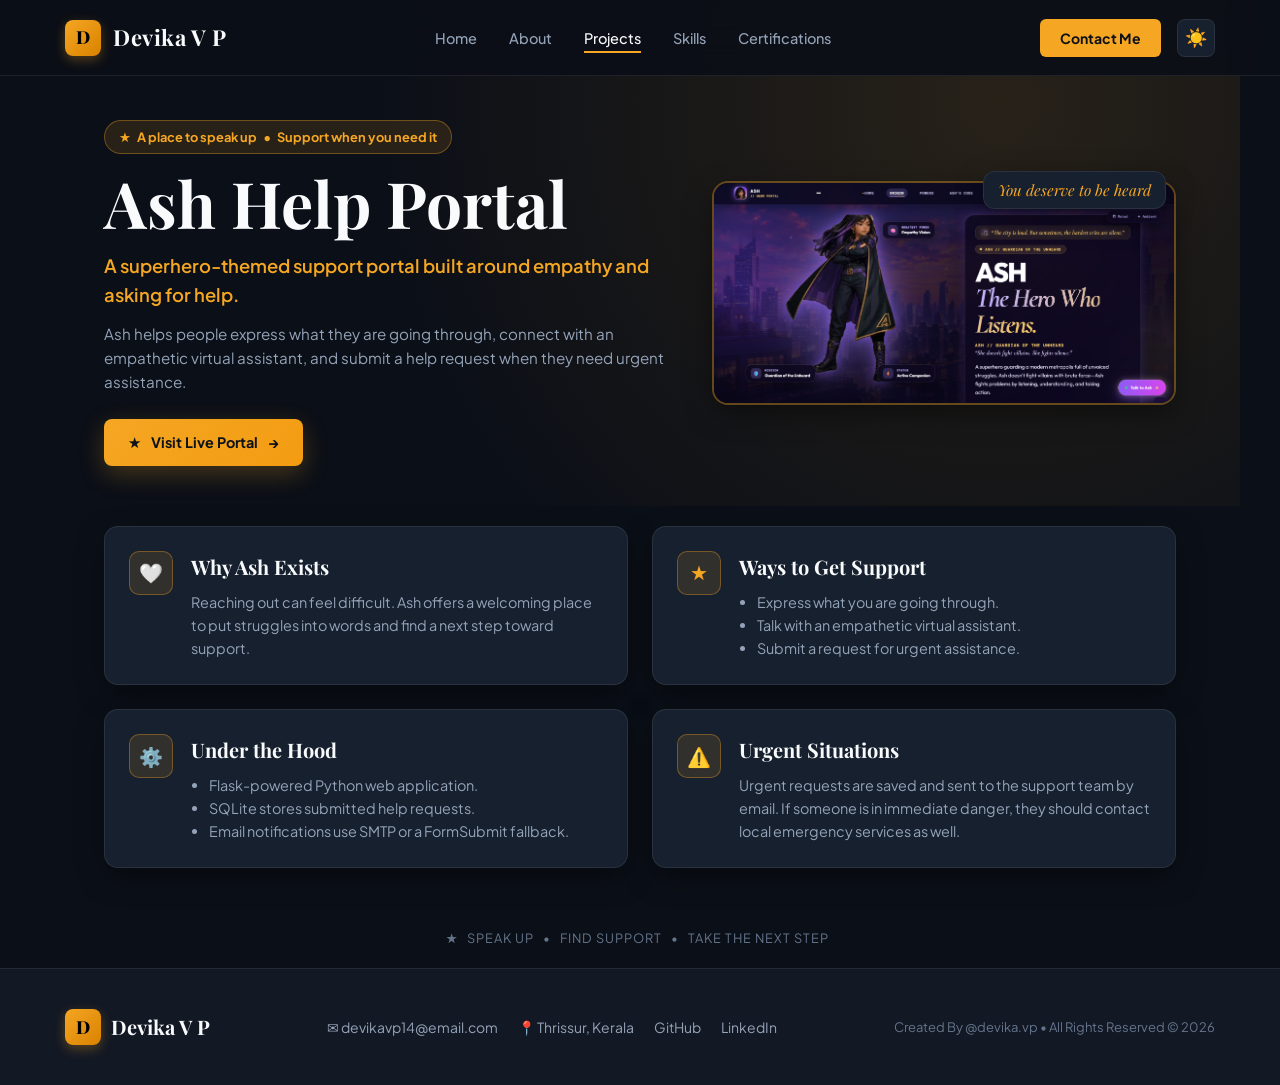
<file: html/ash.html>
<!DOCTYPE html>
<html lang="en">
<head>
  <meta charset="UTF-8">
  <meta name="viewport" content="width=device-width, initial-scale=1.0">
  <meta name="description" content="Ash Help Portal, a superhero-themed support portal for sharing struggles and requesting help.">
  <title>Ash Help Portal | Devika V P</title>

  <!-- Favicon -->
  <link rel="icon" type="image/svg+xml" href="data:image/svg+xml,<svg xmlns='http://www.w3.org/2000/svg' viewBox='0 0 100 100'><rect width='100' height='100' rx='20' fill='%23f5a623'/><text x='50%' y='68%' font-size='65' font-weight='bold' font-family='Georgia, serif' text-anchor='middle' fill='%23000000'>D</text></svg>">
  <link rel="stylesheet" href="style.css">
</head>
<body class="solo-trip-page">

  <!-- 🔝 NAVBAR & SCROLL PROGRESS -->
  <header class="navbar">
    <div class="scroll-progress-bar" id="scrollProgress"></div>
    <div class="container">
      <a href="index.html" class="logo" aria-label="Devika V P Home">
        <span class="logo-badge">D</span>
        <span>Devika V P</span>
      </a>

      <nav aria-label="Main Navigation">
        <ul class="nav-links" id="navLinks">
          <li><a href="index.html">Home</a></li>
          <li><a href="about.html">About</a></li>
          <li><a href="projects.html" aria-current="page">Projects</a></li>
          <li><a href="index.html#skills">Skills</a></li>
          <li><a href="index.html#certifications">Certifications</a></li>
        </ul>
      </nav>

      <div class="nav-actions">
        <a href="index.html#contact" class="nav-cta-btn">Contact Me</a>
        <button class="theme-toggle-btn" id="themeToggle" type="button" aria-label="Toggle light or dark theme">
          <span class="theme-icon">🌙</span>
        </button>
        <button class="mobile-toggle" id="mobileToggle" type="button" aria-label="Toggle menu">
          ☰
        </button>
      </div>
    </div>
  </header>

  <main>
    <section class="solo-hero">
      <div class="solo-hero-copy">
        <p class="solo-eyebrow">★ &nbsp; A place to speak up &nbsp; • &nbsp; Support when you need it</p>
        <h1>Ash Help Portal</h1>
        <p class="solo-lead">A superhero-themed support portal built around empathy and asking for help.</p>
        <p class="solo-intro">
          Ash helps people express what they are going through, connect with an empathetic virtual assistant,
          and submit a help request when they need urgent assistance.
        </p>
        <a class="solo-primary-button" href="https://ash-help-portal.onrender.com/" target="_blank" rel="noopener noreferrer">
          <span>★</span> Visit Live Portal <span>&rarr;</span>
        </a>
      </div>
      <div class="solo-hero-art">
        <img src="images/Ash Portal.png" alt="Preview of the Ash Help Portal interface">
        <span class="solo-hero-note">You deserve to be heard</span>
      </div>
    </section>

    <section class="solo-detail-grid" aria-label="Project details">
      <article class="solo-detail-card">
        <div class="solo-icon">🤍</div>
        <div>
          <h2>Why Ash Exists</h2>
          <p>Reaching out can feel difficult. Ash offers a welcoming place to put struggles into words and find a next step toward support.</p>
        </div>
      </article>

      <article class="solo-detail-card">
        <div class="solo-icon">★</div>
        <div>
          <h2>Ways to Get Support</h2>
          <ul>
            <li>Express what you are going through.</li>
            <li>Talk with an empathetic virtual assistant.</li>
            <li>Submit a request for urgent assistance.</li>
          </ul>
        </div>
      </article>

      <article class="solo-detail-card">
        <div class="solo-icon">⚙️</div>
        <div>
          <h2>Under the Hood</h2>
          <ul>
            <li>Flask-powered Python web application.</li>
            <li>SQLite stores submitted help requests.</li>
            <li>Email notifications use SMTP or a FormSubmit fallback.</li>
          </ul>
        </div>
      </article>

      <article class="solo-detail-card">
        <div class="solo-icon">⚠️</div>
        <div>
          <h2>Urgent Situations</h2>
          <p>Urgent requests are saved and sent to the support team by email. If someone is in immediate danger, they should contact local emergency services as well.</p>
        </div>
      </article>
    </section>

    <div class="solo-footer-mark">
      ★ &nbsp; SPEAK UP &nbsp; • &nbsp; FIND SUPPORT &nbsp; • &nbsp; TAKE THE NEXT STEP &nbsp;
    </div>
  </main>

  <!-- 🔝 BACK TO TOP BUTTON -->
  <button class="back-to-top-btn" id="backToTop" type="button" aria-label="Back to top">↑</button>

  <footer class="site-footer">
    <div class="container">
      <div class="footer-content">
        <div class="footer-logo">
          <span class="logo-badge">D</span>
          <span class="footer-brand">Devika V P</span>
        </div>
        <div class="footer-contact">
          <a href="mailto:devikavp14@email.com">✉ devikavp14@email.com</a>
          <span>📍 Thrissur, Kerala</span>
          <a href="https://github.com/devika-vp" target="_blank" rel="noopener noreferrer">GitHub</a>
          <a href="https://www.linkedin.com/in/devika-v-p-40b480354" target="_blank" rel="noopener noreferrer">LinkedIn</a>
        </div>
        <div class="footer-copyright">
          Created By @devika.vp • All Rights Reserved © <span id="year">2026</span>
        </div>
      </div>
    </div>
  </footer>

  <script src="script.js"></script>
</body>
</html>
</file>
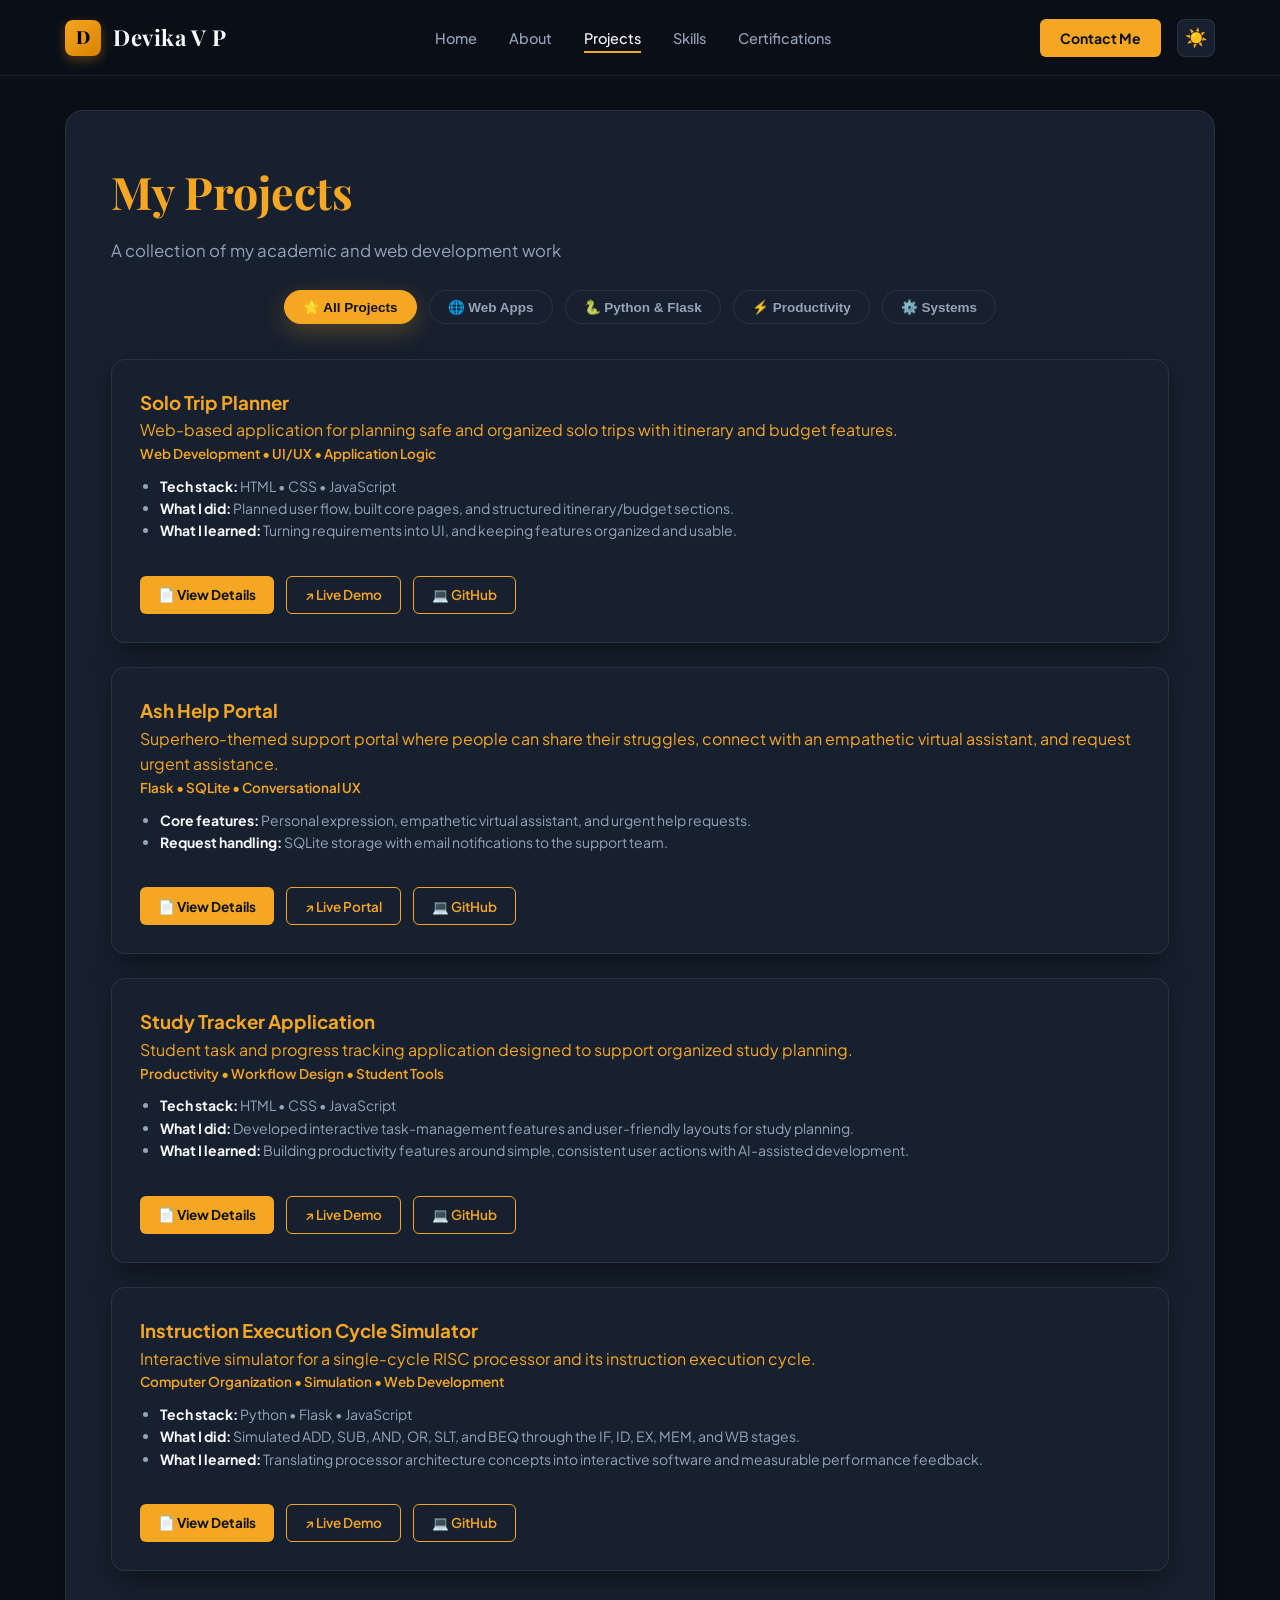
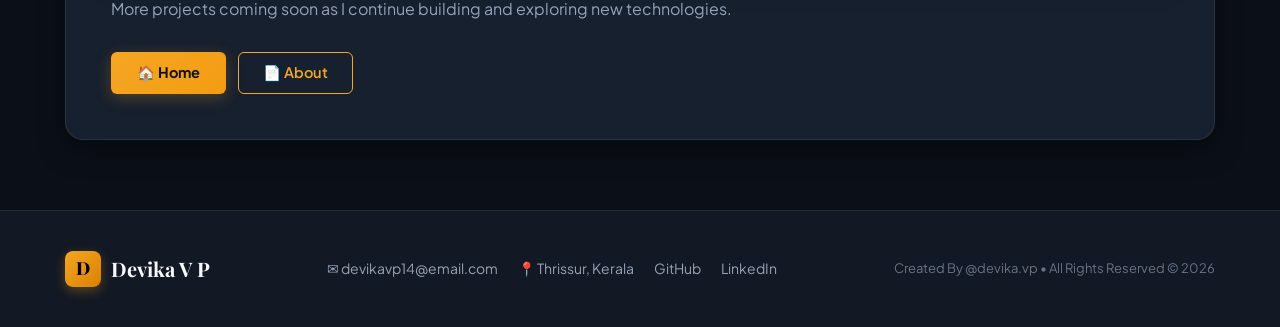
<file: html/projects.html>
<!DOCTYPE html>
<html lang="en">
<head>
  <meta charset="UTF-8">
  <meta name="viewport" content="width=device-width, initial-scale=1.0">
  <meta name="description" content="Projects by Devika V P — Web applications, Flask portals, RISC processors, and productivity tools.">
  <title>Projects | Devika V P</title>

  <!-- Favicon -->
  <link rel="icon" type="image/svg+xml" href="data:image/svg+xml,<svg xmlns='http://www.w3.org/2000/svg' viewBox='0 0 100 100'><rect width='100' height='100' rx='20' fill='%23f5a623'/><text x='50%' y='68%' font-size='65' font-weight='bold' font-family='Georgia, serif' text-anchor='middle' fill='%23000000'>D</text></svg>">
  <link rel="stylesheet" href="style.css">

  <!-- Open Graph & Social Share Card Meta Tags -->
  <meta property="og:type" content="website">
  <meta property="og:title" content="Projects | Devika V P">
  <meta property="og:description" content="Explore web applications, Python Flask portals, RISC processor simulators, and productivity tools by Devika V P.">
  <meta property="og:image" content="images/SoloTripPlanner.png">
  <meta property="og:url" content="https://devika-vp.github.io/projects.html">

  <meta name="twitter:card" content="summary_large_image">
  <meta name="twitter:title" content="Projects | Devika V P">
  <meta name="twitter:description" content="Explore web applications, Python Flask portals, RISC processor simulators, and productivity tools by Devika V P.">
  <meta name="twitter:image" content="images/SoloTripPlanner.png">
</head>
<body class="solo-trip-page">

  <!-- 🔝 NAVBAR & SCROLL PROGRESS -->
  <header class="navbar">
    <div class="scroll-progress-bar" id="scrollProgress"></div>
    <div class="container">
      <a href="index.html" class="logo" aria-label="Devika V P Home">
        <span class="logo-badge">D</span>
        <span>Devika V P</span>
      </a>

      <nav aria-label="Main Navigation">
        <ul class="nav-links" id="navLinks">
          <li><a href="index.html">Home</a></li>
          <li><a href="about.html">About</a></li>
          <li><a href="projects.html" aria-current="page">Projects</a></li>
          <li><a href="index.html#skills">Skills</a></li>
          <li><a href="index.html#certifications">Certifications</a></li>
        </ul>
      </nav>

      <div class="nav-actions">
        <a href="index.html#contact" class="nav-cta-btn">Contact Me</a>
        <button class="theme-toggle-btn" id="themeToggle" type="button" aria-label="Toggle light or dark theme">
          <span class="theme-icon">🌙</span>
        </button>
        <button class="mobile-toggle" id="mobileToggle" type="button" aria-label="Toggle menu">
          ☰
        </button>
      </div>
    </div>
  </header>

  <!-- MAIN -->
  <div class="scene">
    <div class="container">
      <div class="card">

        <h1 class="main-title">My Projects</h1>
        <p class="subtitle">
          A collection of my academic and web development work
        </p>

        <!-- CATEGORY FILTERS -->
        <div class="project-filters">
          <button class="filter-btn active" data-filter="all" type="button">🌟 All Projects</button>
          <button class="filter-btn" data-filter="web" type="button">🌐 Web Apps</button>
          <button class="filter-btn" data-filter="python" type="button">🐍 Python &amp; Flask</button>
          <button class="filter-btn" data-filter="productivity" type="button">⚡ Productivity</button>
          <button class="filter-btn" data-filter="systems" type="button">⚙️ Systems</button>
        </div>

        <!-- PROJECT 1 -->
        <article class="project" data-category="web">
          <a class="project-link" href="solo-trip.html" aria-label="Open Solo Trip Planner details">
            <h3>Solo Trip Planner</h3>
            <p>
              Web-based application for planning safe and organized solo trips with itinerary and budget features.
            </p>
            <p class="project-meta">
              Web Development • UI/UX • Application Logic
            </p>
            <ul class="project-bullets">
              <li><strong>Tech stack:</strong> HTML • CSS • JavaScript</li>
              <li><strong>What I did:</strong> Planned user flow, built core pages, and structured itinerary/budget sections.</li>
              <li><strong>What I learned:</strong> Turning requirements into UI, and keeping features organized and usable.</li>
            </ul>
          </a>

          <div class="project-actions">
            <a href="solo-trip.html" class="btn-card-gold">📄 View Details</a>
            <a href="https://soloscript2026-tinkherhack.vercel.app/" class="btn-gold-outline" target="_blank" rel="noopener noreferrer">↗ Live Demo</a>
            <a href="https://github.com/devika-vp/tink-her-hack-temp" class="btn-gold-outline" target="_blank" rel="noopener noreferrer">💻 GitHub</a>
          </div>
        </article>

        <!-- PROJECT 2 -->
        <article class="project" data-category="python">
          <a class="project-link" href="ash.html" aria-label="Open Ash Help Portal details">
            <h3>Ash Help Portal</h3>
            <p>
              Superhero-themed support portal where people can share their struggles, connect with an empathetic virtual assistant, and request urgent assistance.
            </p>
            <p class="project-meta">
               Flask • SQLite • Conversational UX
            </p>
            <ul class="project-bullets">
              <li><strong>Core features:</strong> Personal expression, empathetic virtual assistant, and urgent help requests.</li>
              <li><strong>Request handling:</strong> SQLite storage with email notifications to the support team.</li>
            </ul>
          </a>

          <div class="project-actions">
            <a href="ash.html" class="btn-card-gold">📄 View Details</a>
            <a href="https://ash-help-portal.onrender.com/" class="btn-gold-outline" target="_blank" rel="noopener noreferrer">↗ Live Portal</a>
            <a href="https://github.com/devika-vp/ash-help-portal" class="btn-gold-outline" target="_blank" rel="noopener noreferrer">💻 GitHub</a>
          </div>
        </article>

        <!-- PROJECT 3 -->
        <article class="project" data-category="productivity">
          <a class="project-link" href="study-tracker.html" aria-label="Open Study Tracker Application details">
            <h3>Study Tracker Application</h3>
            <p>
              Student task and progress tracking application designed to support organized study planning.
            </p>
            <p class="project-meta">
              Productivity • Workflow Design • Student Tools
            </p>
            <ul class="project-bullets">
              <li><strong>Tech stack:</strong> HTML • CSS • JavaScript</li>
              <li><strong>What I did:</strong> Developed interactive task-management features and user-friendly layouts for study planning.</li>
              <li><strong>What I learned:</strong> Building productivity features around simple, consistent user actions with AI-assisted development.</li>
            </ul>
          </a>

          <div class="project-actions">
            <a href="study-tracker.html" class="btn-card-gold">📄 View Details</a>
            <a href="https://smart-study-hub-sigma.vercel.app/" class="btn-gold-outline" target="_blank" rel="noopener noreferrer">↗ Live Demo</a>
            <a href="https://github.com/devika-vp/Smart_Study_Hub-" class="btn-gold-outline" target="_blank" rel="noopener noreferrer">💻 GitHub</a>
          </div>
        </article>

        <!-- PROJECT 4 -->
        <article class="project" data-category="systems">
          <a class="project-link" href="risc-simulator.html" aria-label="Open RISC Processor Simulator details">
            <h3>Instruction Execution Cycle Simulator</h3>
            <p>
              Interactive simulator for a single-cycle RISC processor and its instruction execution cycle.
            </p>
            <p class="project-meta">
              Computer Organization • Simulation • Web Development
            </p>
            <ul class="project-bullets">
              <li><strong>Tech stack:</strong> Python • Flask • JavaScript</li>
              <li><strong>What I did:</strong> Simulated ADD, SUB, AND, OR, SLT, and BEQ through the IF, ID, EX, MEM, and WB stages.</li>
              <li><strong>What I learned:</strong> Translating processor architecture concepts into interactive software and measurable performance feedback.</li>
            </ul>
          </a>

          <div class="project-actions">
            <a href="risc-simulator.html" class="btn-card-gold">📄 View Details</a>
            <a href="https://instruction-execution-cycle-simulat.vercel.app" class="btn-gold-outline" target="_blank" rel="noopener noreferrer">↗ Live Demo</a>
            <a href="https://github.com/Devikrishna-PS/Instruction-Execution-Cycle-Simulator" class="btn-gold-outline" target="_blank" rel="noopener noreferrer">💻 GitHub</a>
          </div>
        </article>

        <!-- CTA -->
        <p style="margin-top: 25px; color: var(--text-muted);">
          More projects coming soon as I continue building and exploring new technologies.
        </p>

        <!-- NAVIGATION -->
        <div style="margin-top: 30px; display: flex; gap: 12px;">
          <a href="index.html" class="btn-gold-solid">🏠 Home</a>
          <a href="about.html" class="btn-gold-outline">📄 About</a>
        </div>

      </div>
    </div>
  </div>

  <!-- 🔝 BACK TO TOP BUTTON -->
  <button class="back-to-top-btn" id="backToTop" type="button" aria-label="Back to top">↑</button>

  <footer class="site-footer">
    <div class="container">
      <div class="footer-content">
        <div class="footer-logo">
          <span class="logo-badge">D</span>
          <span class="footer-brand">Devika V P</span>
        </div>
        <div class="footer-contact">
          <a href="mailto:devikavp14@email.com">✉ devikavp14@email.com</a>
          <span>📍 Thrissur, Kerala</span>
          <a href="https://github.com/devika-vp" target="_blank" rel="noopener noreferrer">GitHub</a>
          <a href="https://www.linkedin.com/in/devika-v-p-40b480354" target="_blank" rel="noopener noreferrer">LinkedIn</a>
        </div>
        <div class="footer-copyright">
          Created By @devika.vp • All Rights Reserved © <span id="year">2026</span>
        </div>
      </div>
    </div>
  </footer>

  <script src="script.js"></script>
</body>
</html>
</file>
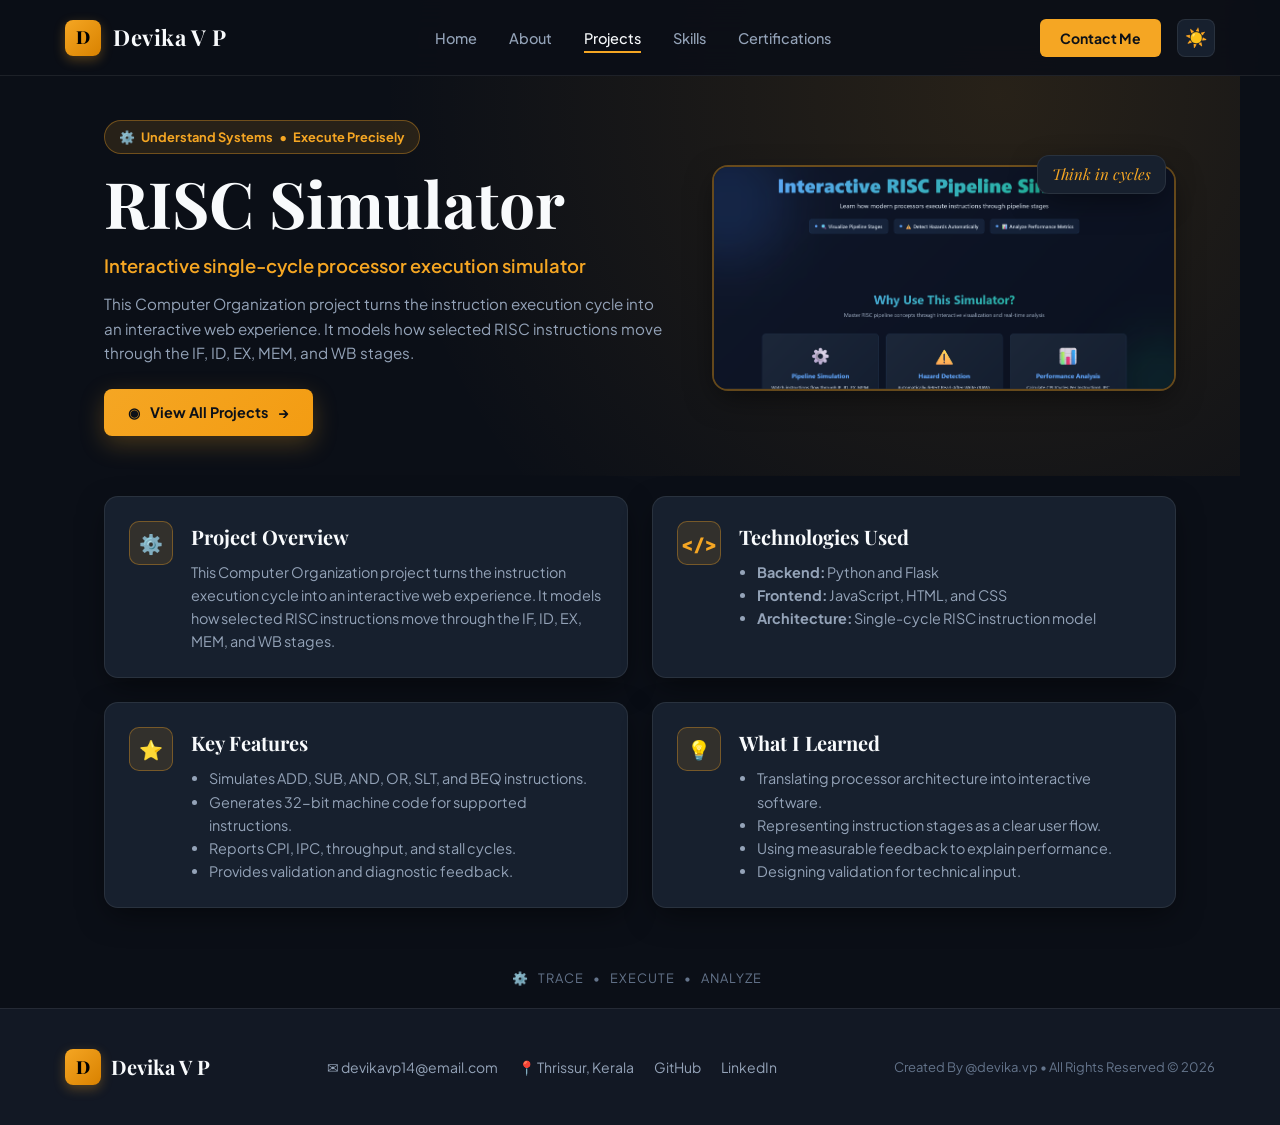
<file: html/risc-simulator.html>
<!DOCTYPE html>
<html lang="en">
<head>
  <meta charset="UTF-8">
  <meta name="viewport" content="width=device-width, initial-scale=1.0">
  <meta name="description" content="Instruction Execution Cycle Simulator by Devika V P.">
  <title>RISC Processor Simulator | Devika V P</title>

  <!-- Favicon -->
  <link rel="icon" type="image/svg+xml" href="data:image/svg+xml,<svg xmlns='http://www.w3.org/2000/svg' viewBox='0 0 100 100'><rect width='100' height='100' rx='20' fill='%23f5a623'/><text x='50%' y='68%' font-size='65' font-weight='bold' font-family='Georgia, serif' text-anchor='middle' fill='%23000000'>D</text></svg>">
  <link rel="stylesheet" href="style.css">
</head>
<body class="solo-trip-page">

  <!-- 🔝 NAVBAR & SCROLL PROGRESS -->
  <header class="navbar">
    <div class="scroll-progress-bar" id="scrollProgress"></div>
    <div class="container">
      <a href="index.html" class="logo" aria-label="Devika V P Home">
        <span class="logo-badge">D</span>
        <span>Devika V P</span>
      </a>

      <nav aria-label="Main Navigation">
        <ul class="nav-links" id="navLinks">
          <li><a href="index.html">Home</a></li>
          <li><a href="about.html">About</a></li>
          <li><a href="projects.html" aria-current="page">Projects</a></li>
          <li><a href="index.html#skills">Skills</a></li>
          <li><a href="index.html#certifications">Certifications</a></li>
        </ul>
      </nav>

      <div class="nav-actions">
        <a href="index.html#contact" class="nav-cta-btn">Contact Me</a>
        <button class="theme-toggle-btn" id="themeToggle" type="button" aria-label="Toggle light or dark theme">
          <span class="theme-icon">🌙</span>
        </button>
        <button class="mobile-toggle" id="mobileToggle" type="button" aria-label="Toggle menu">
          ☰
        </button>
      </div>
    </div>
  </header>

  <main>
    <section class="solo-hero">
      <div class="solo-hero-copy">
        <p class="solo-eyebrow">⚙️ &nbsp; Understand Systems &nbsp; • &nbsp; Execute Precisely</p>
        <h1>RISC Simulator</h1>
        <p class="solo-lead">Interactive single-cycle processor execution simulator</p>
        <p class="solo-intro">This Computer Organization project turns the instruction execution cycle into an interactive web experience. It models how selected RISC instructions move through the IF, ID, EX, MEM, and WB stages.</p>
        <a class="solo-primary-button" href="projects.html">
          <span>◉</span> View All Projects <span>&rarr;</span>
        </a>
      </div>
      <div class="solo-hero-art">
        <img src="images/Risc.png" alt="RISC Processor Simulator preview">
        <span class="solo-hero-note">Think in cycles</span>
      </div>
    </section>

    <section class="solo-detail-grid" aria-label="Project details">
      <article class="solo-detail-card">
        <div class="solo-icon">⚙️</div>
        <div>
          <h2>Project Overview</h2>
          <p>This Computer Organization project turns the instruction execution cycle into an interactive web experience. It models how selected RISC instructions move through the IF, ID, EX, MEM, and WB stages.</p>
        </div>
      </article>

      <article class="solo-detail-card">
        <div class="solo-icon">&lt;/&gt;</div>
        <div>
          <h2>Technologies Used</h2>
          <ul>
            <li><strong>Backend:</strong> Python and Flask</li>
            <li><strong>Frontend:</strong> JavaScript, HTML, and CSS</li>
            <li><strong>Architecture:</strong> Single-cycle RISC instruction model</li>
          </ul>
        </div>
      </article>

      <article class="solo-detail-card">
        <div class="solo-icon">⭐</div>
        <div>
          <h2>Key Features</h2>
          <ul>
            <li>Simulates ADD, SUB, AND, OR, SLT, and BEQ instructions.</li>
            <li>Generates 32-bit machine code for supported instructions.</li>
            <li>Reports CPI, IPC, throughput, and stall cycles.</li>
            <li>Provides validation and diagnostic feedback.</li>
          </ul>
        </div>
      </article>

      <article class="solo-detail-card">
        <div class="solo-icon">💡</div>
        <div>
          <h2>What I Learned</h2>
          <ul>
            <li>Translating processor architecture into interactive software.</li>
            <li>Representing instruction stages as a clear user flow.</li>
            <li>Using measurable feedback to explain performance.</li>
            <li>Designing validation for technical input.</li>
          </ul>
        </div>
      </article>
    </section>

    <div class="solo-footer-mark">
      ⚙️ &nbsp; TRACE &nbsp; • &nbsp; EXECUTE &nbsp; • &nbsp; ANALYZE &nbsp;
    </div>
  </main>

  <!-- 🔝 BACK TO TOP BUTTON -->
  <button class="back-to-top-btn" id="backToTop" type="button" aria-label="Back to top">↑</button>

  <footer class="site-footer">
    <div class="container">
      <div class="footer-content">
        <div class="footer-logo">
          <span class="logo-badge">D</span>
          <span class="footer-brand">Devika V P</span>
        </div>
        <div class="footer-contact">
          <a href="mailto:devikavp14@email.com">✉ devikavp14@email.com</a>
          <span>📍 Thrissur, Kerala</span>
          <a href="https://github.com/devika-vp" target="_blank" rel="noopener noreferrer">GitHub</a>
          <a href="https://www.linkedin.com/in/devika-v-p-40b480354" target="_blank" rel="noopener noreferrer">LinkedIn</a>
        </div>
        <div class="footer-copyright">
          Created By @devika.vp • All Rights Reserved © <span id="year">2026</span>
        </div>
      </div>
    </div>
  </footer>

  <script src="script.js"></script>
</body>
</html>
</file>
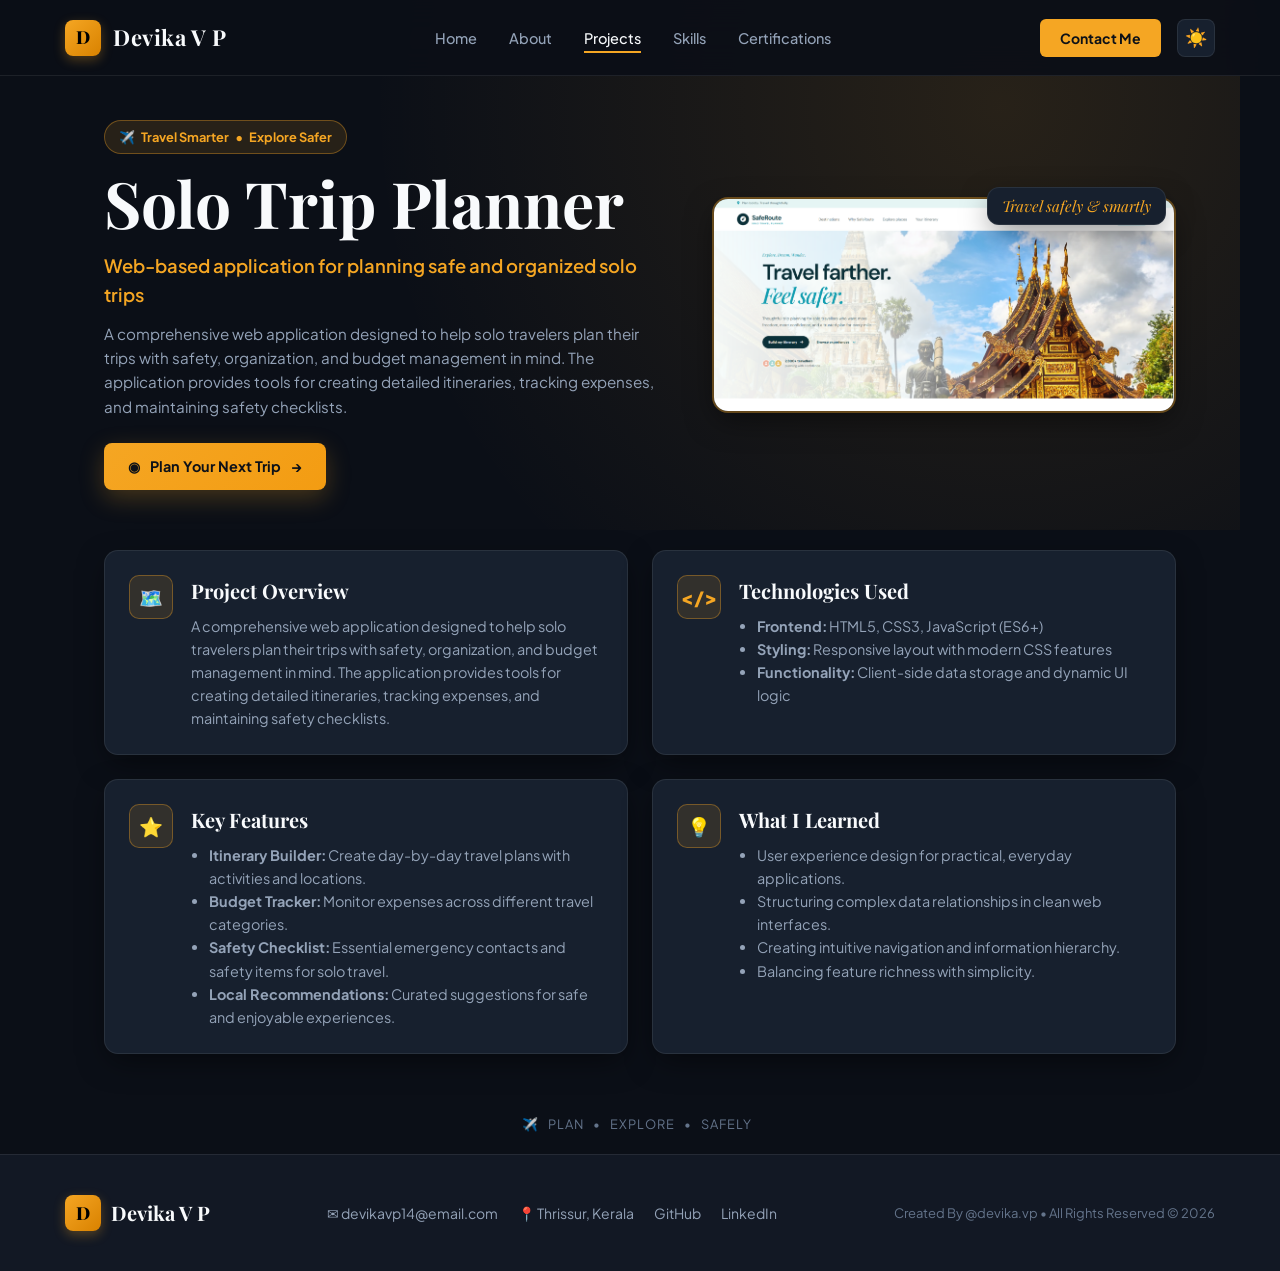
<file: html/solo-trip.html>
<!DOCTYPE html>
<html lang="en">
<head>
  <meta charset="UTF-8">
  <meta name="viewport" content="width=device-width, initial-scale=1.0">
  <meta name="description" content="Solo Trip Planner project by Devika V P">
  <title>Solo Trip Planner | Devika V P</title>

  <!-- Favicon -->
  <link rel="icon" type="image/svg+xml" href="data:image/svg+xml,<svg xmlns='http://www.w3.org/2000/svg' viewBox='0 0 100 100'><rect width='100' height='100' rx='20' fill='%23f5a623'/><text x='50%' y='68%' font-size='65' font-weight='bold' font-family='Georgia, serif' text-anchor='middle' fill='%23000000'>D</text></svg>">
  <link rel="stylesheet" href="style.css">
</head>
<body class="solo-trip-page">

  <!-- 🔝 NAVBAR & SCROLL PROGRESS -->
  <header class="navbar">
    <div class="scroll-progress-bar" id="scrollProgress"></div>
    <div class="container">
      <a href="index.html" class="logo" aria-label="Devika V P Home">
        <span class="logo-badge">D</span>
        <span>Devika V P</span>
      </a>

      <nav aria-label="Main Navigation">
        <ul class="nav-links" id="navLinks">
          <li><a href="index.html">Home</a></li>
          <li><a href="about.html">About</a></li>
          <li><a href="projects.html" aria-current="page">Projects</a></li>
          <li><a href="index.html#skills">Skills</a></li>
          <li><a href="index.html#certifications">Certifications</a></li>
        </ul>
      </nav>

      <div class="nav-actions">
        <a href="index.html#contact" class="nav-cta-btn">Contact Me</a>
        <button class="theme-toggle-btn" id="themeToggle" type="button" aria-label="Toggle light or dark theme">
          <span class="theme-icon">🌙</span>
        </button>
        <button class="mobile-toggle" id="mobileToggle" type="button" aria-label="Toggle menu">
          ☰
        </button>
      </div>
    </div>
  </header>

  <main>
    <section class="solo-hero">
      <div class="solo-hero-copy">
        <p class="solo-eyebrow">✈️ &nbsp; Travel Smarter &nbsp; • &nbsp; Explore Safer</p>
        <h1>Solo Trip Planner</h1>
        <p class="solo-lead">Web-based application for planning safe and organized solo trips</p>
        <p class="solo-intro">
          A comprehensive web application designed to help solo travelers plan their trips with safety,
          organization, and budget management in mind. The application provides tools for creating detailed
          itineraries, tracking expenses, and maintaining safety checklists.
        </p>
        <a class="solo-primary-button" href="https://soloscript2026-tinkherhack.vercel.app/" target="_blank" rel="noopener noreferrer">
          <span>◉</span> Plan Your Next Trip <span>&rarr;</span>
        </a>
      </div>
      <div class="solo-hero-art">
        <img src="images/SoloTripPlanner.png" alt="Solo Trip Planner travel preview">
        <span class="solo-hero-note">Travel safely &amp; smartly</span>
      </div>
    </section>

    <section class="solo-detail-grid" aria-label="Project details">
      <article class="solo-detail-card">
        <div class="solo-icon">🗺️</div>
        <div>
          <h2>Project Overview</h2>
          <p>A comprehensive web application designed to help solo travelers plan their trips with safety, organization, and budget management in mind. The application provides tools for creating detailed itineraries, tracking expenses, and maintaining safety checklists.</p>
        </div>
      </article>

      <article class="solo-detail-card">
        <div class="solo-icon">&lt;/&gt;</div>
        <div>
          <h2>Technologies Used</h2>
          <ul>
            <li><strong>Frontend:</strong> HTML5, CSS3, JavaScript (ES6+)</li>
            <li><strong>Styling:</strong> Responsive layout with modern CSS features</li>
            <li><strong>Functionality:</strong> Client-side data storage and dynamic UI logic</li>
          </ul>
        </div>
      </article>

      <article class="solo-detail-card">
        <div class="solo-icon">⭐</div>
        <div>
          <h2>Key Features</h2>
          <ul>
            <li><strong>Itinerary Builder:</strong> Create day-by-day travel plans with activities and locations.</li>
            <li><strong>Budget Tracker:</strong> Monitor expenses across different travel categories.</li>
            <li><strong>Safety Checklist:</strong> Essential emergency contacts and safety items for solo travel.</li>
            <li><strong>Local Recommendations:</strong> Curated suggestions for safe and enjoyable experiences.</li>
          </ul>
        </div>
      </article>

      <article class="solo-detail-card">
        <div class="solo-icon">💡</div>
        <div>
          <h2>What I Learned</h2>
          <ul>
            <li>User experience design for practical, everyday applications.</li>
            <li>Structuring complex data relationships in clean web interfaces.</li>
            <li>Creating intuitive navigation and information hierarchy.</li>
            <li>Balancing feature richness with simplicity.</li>
          </ul>
        </div>
      </article>
    </section>

    <div class="solo-footer-mark">
      ✈️ &nbsp; PLAN &nbsp; • &nbsp; EXPLORE &nbsp; • &nbsp; SAFELY &nbsp;
    </div>
  </main>

  <!-- 🔝 BACK TO TOP BUTTON -->
  <button class="back-to-top-btn" id="backToTop" type="button" aria-label="Back to top">↑</button>

  <footer class="site-footer">
    <div class="container">
      <div class="footer-content">
        <div class="footer-logo">
          <span class="logo-badge">D</span>
          <span class="footer-brand">Devika V P</span>
        </div>
        <div class="footer-contact">
          <a href="mailto:devikavp14@email.com">✉ devikavp14@email.com</a>
          <span>📍 Thrissur, Kerala</span>
          <a href="https://github.com/devika-vp" target="_blank" rel="noopener noreferrer">GitHub</a>
          <a href="https://www.linkedin.com/in/devika-v-p-40b480354" target="_blank" rel="noopener noreferrer">LinkedIn</a>
        </div>
        <div class="footer-copyright">
          Created By @devika.vp • All Rights Reserved © <span id="year">2026</span>
        </div>
      </div>
    </div>
  </footer>

  <script src="script.js"></script>
</body>
</html>
</file>
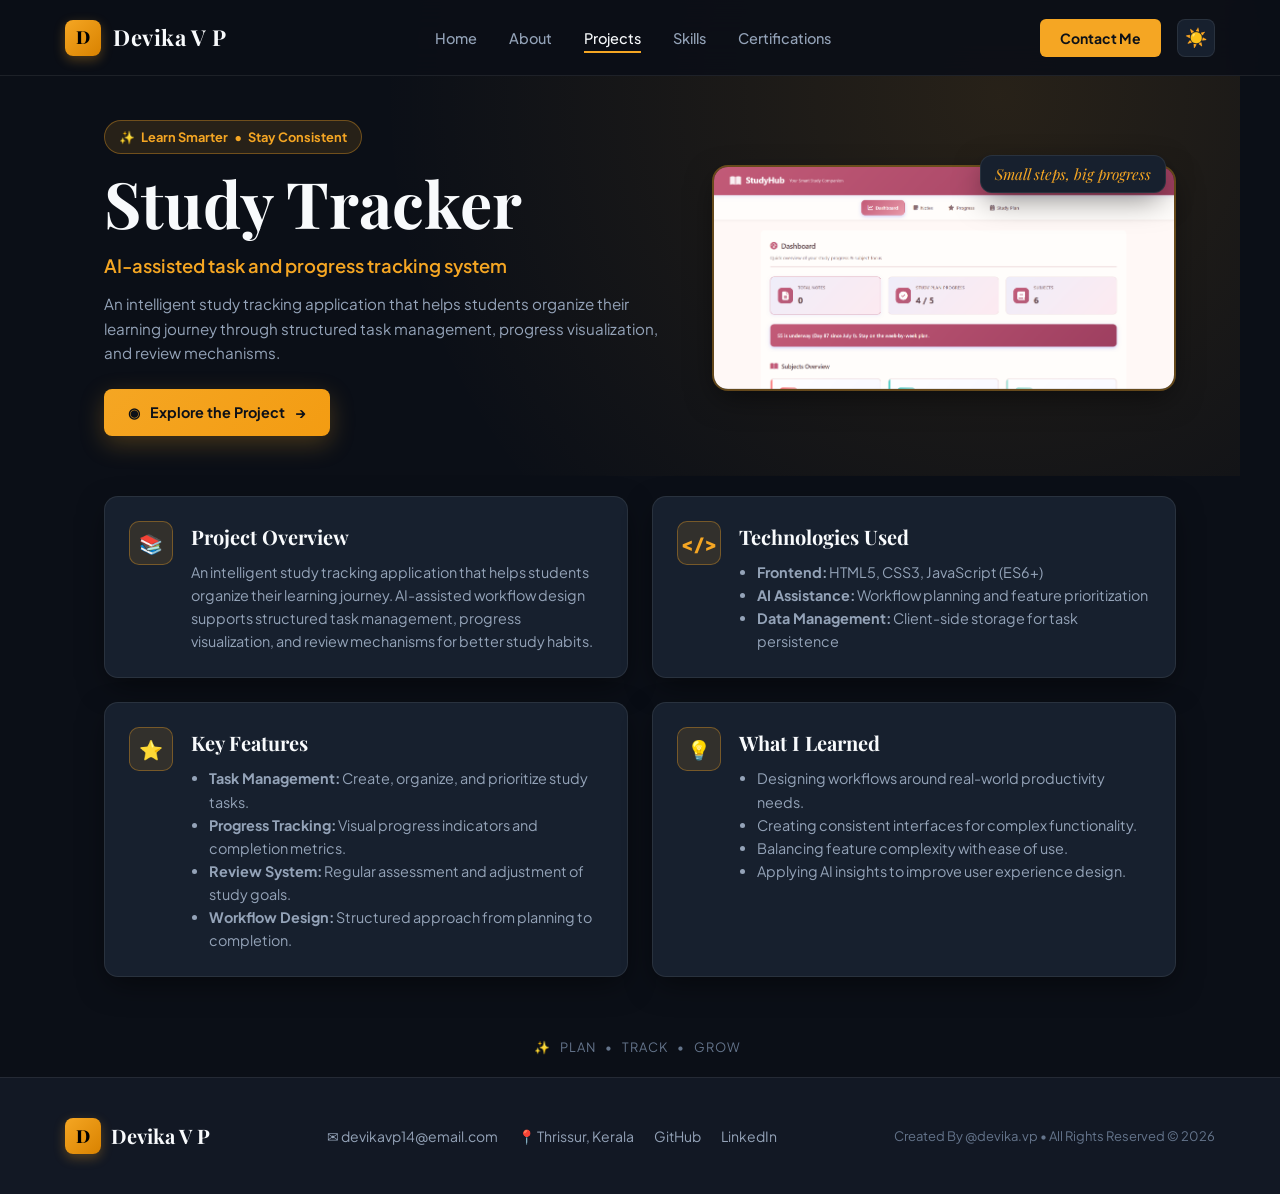
<file: html/study-tracker.html>
<!DOCTYPE html>
<html lang="en">
<head>
  <meta charset="UTF-8">
  <meta name="viewport" content="width=device-width, initial-scale=1.0">
  <meta name="description" content="Study Tracker Application project by Devika V P">
  <title>Study Tracker Application | Devika V P</title>

  <!-- Favicon -->
  <link rel="icon" type="image/svg+xml" href="data:image/svg+xml,<svg xmlns='http://www.w3.org/2000/svg' viewBox='0 0 100 100'><rect width='100' height='100' rx='20' fill='%23f5a623'/><text x='50%' y='68%' font-size='65' font-weight='bold' font-family='Georgia, serif' text-anchor='middle' fill='%23000000'>D</text></svg>">
  <link rel="stylesheet" href="style.css">
</head>
<body class="solo-trip-page">

  <!-- 🔝 NAVBAR & SCROLL PROGRESS -->
  <header class="navbar">
    <div class="scroll-progress-bar" id="scrollProgress"></div>
    <div class="container">
      <a href="index.html" class="logo" aria-label="Devika V P Home">
        <span class="logo-badge">D</span>
        <span>Devika V P</span>
      </a>

      <nav aria-label="Main Navigation">
        <ul class="nav-links" id="navLinks">
          <li><a href="index.html">Home</a></li>
          <li><a href="about.html">About</a></li>
          <li><a href="projects.html" aria-current="page">Projects</a></li>
          <li><a href="index.html#skills">Skills</a></li>
          <li><a href="index.html#certifications">Certifications</a></li>
        </ul>
      </nav>

      <div class="nav-actions">
        <a href="index.html#contact" class="nav-cta-btn">Contact Me</a>
        <button class="theme-toggle-btn" id="themeToggle" type="button" aria-label="Toggle light or dark theme">
          <span class="theme-icon">🌙</span>
        </button>
        <button class="mobile-toggle" id="mobileToggle" type="button" aria-label="Toggle menu">
          ☰
        </button>
      </div>
    </div>
  </header>

  <main>
    <section class="solo-hero">
      <div class="solo-hero-copy">
        <p class="solo-eyebrow">✨ &nbsp; Learn Smarter &nbsp; • &nbsp; Stay Consistent</p>
        <h1>Study Tracker</h1>
        <p class="solo-lead">AI-assisted task and progress tracking system</p>
        <p class="solo-intro">An intelligent study tracking application that helps students organize their learning journey through structured task management, progress visualization, and review mechanisms.</p>
        <a class="solo-primary-button" href="https://github.com/devika-vp/Smart_Study_Hub-" target="_blank" rel="noopener noreferrer">
          <span>◉</span> Explore the Project <span>&rarr;</span>
        </a>
      </div>
      <div class="solo-hero-art">
        <img src="images/Study Tracker.png" alt="Study Tracker application preview">
        <span class="solo-hero-note">Small steps, big progress</span>
      </div>
    </section>

    <section class="solo-detail-grid" aria-label="Project details">
      <article class="solo-detail-card">
        <div class="solo-icon">📚</div>
        <div>
          <h2>Project Overview</h2>
          <p>An intelligent study tracking application that helps students organize their learning journey. AI-assisted workflow design supports structured task management, progress visualization, and review mechanisms for better study habits.</p>
        </div>
      </article>

      <article class="solo-detail-card">
        <div class="solo-icon">&lt;/&gt;</div>
        <div>
          <h2>Technologies Used</h2>
          <ul>
            <li><strong>Frontend:</strong> HTML5, CSS3, JavaScript (ES6+)</li>
            <li><strong>AI Assistance:</strong> Workflow planning and feature prioritization</li>
            <li><strong>Data Management:</strong> Client-side storage for task persistence</li>
          </ul>
        </div>
      </article>

      <article class="solo-detail-card">
        <div class="solo-icon">⭐</div>
        <div>
          <h2>Key Features</h2>
          <ul>
            <li><strong>Task Management:</strong> Create, organize, and prioritize study tasks.</li>
            <li><strong>Progress Tracking:</strong> Visual progress indicators and completion metrics.</li>
            <li><strong>Review System:</strong> Regular assessment and adjustment of study goals.</li>
            <li><strong>Workflow Design:</strong> Structured approach from planning to completion.</li>
          </ul>
        </div>
      </article>

      <article class="solo-detail-card">
        <div class="solo-icon">💡</div>
        <div>
          <h2>What I Learned</h2>
          <ul>
            <li>Designing workflows around real-world productivity needs.</li>
            <li>Creating consistent interfaces for complex functionality.</li>
            <li>Balancing feature complexity with ease of use.</li>
            <li>Applying AI insights to improve user experience design.</li>
          </ul>
        </div>
      </article>
    </section>

    <div class="solo-footer-mark">
      ✨ &nbsp; PLAN &nbsp; • &nbsp; TRACK &nbsp; • &nbsp; GROW &nbsp;
    </div>
  </main>

  <!-- 🔝 BACK TO TOP BUTTON -->
  <button class="back-to-top-btn" id="backToTop" type="button" aria-label="Back to top">↑</button>

  <footer class="site-footer">
    <div class="container">
      <div class="footer-content">
        <div class="footer-logo">
          <span class="logo-badge">D</span>
          <span class="footer-brand">Devika V P</span>
        </div>
        <div class="footer-contact">
          <a href="mailto:devikavp14@email.com">✉ devikavp14@email.com</a>
          <span>📍 Thrissur, Kerala</span>
          <a href="https://github.com/devika-vp" target="_blank" rel="noopener noreferrer">GitHub</a>
          <a href="https://www.linkedin.com/in/devika-v-p-40b480354" target="_blank" rel="noopener noreferrer">LinkedIn</a>
        </div>
        <div class="footer-copyright">
          Created By @devika.vp • All Rights Reserved © <span id="year">2026</span>
        </div>
      </div>
    </div>
  </footer>

  <script src="script.js"></script>
</body>
</html>
</file>
<file: html/style.css>
/* ==========================================================================
   DEVIKA V P - PORTFOLIO DESIGN SYSTEM & UNIFIED THEME
   Warm Gold & Dark Slate Theme with Light Mode Toggle Support
   ========================================================================== */

@import url('https://fonts.googleapis.com/css2?family=Playfair+Display:ital,wght@0,500;0,600;0,700;0,800;1,600&family=Plus+Jakarta+Sans:wght@300;400;500;600;700;800&display=swap');

/* ==========================================================================
   THEME VARIABLES & TOKENS
   ========================================================================== */
:root,
[data-theme="dark"] {
  --bg-main: #0b0f17;
  --bg-secondary: #121824;
  --bg-card: #17202e;
  --bg-card-hover: #1e293b;
  --bg-input: #1a2332;
  --navbar-bg: rgba(11, 15, 23, 0.92);
  --navbar-border: rgba(255, 255, 255, 0.08);

  --text-main: #f8fafc;
  --text-muted: #94a3b8;
  --text-dim: #64748b;

  --accent-gold: #f5a623;
  --accent-gold-dark: #d98200;
  --accent-amber: #ff9800;
  --accent-orange: #f39c12;
  --accent-light: #ffe8cc;

  --border-subtle: rgba(255, 255, 255, 0.08);
  --border-gold: rgba(245, 166, 35, 0.35);

  --shadow-card: 0 10px 30px -5px rgba(0, 0, 0, 0.5);
  --shadow-gold: 0 8px 25px rgba(245, 166, 35, 0.25);
  --hero-glow: radial-gradient(circle at 80% 20%, rgba(245, 166, 35, 0.12) 0%, transparent 60%);

  --tag-bg: rgba(245, 166, 35, 0.12);
  --tag-text: #f5a623;

  --font-heading: 'Playfair Display', Georgia, serif;
  --font-body: 'Plus Jakarta Sans', -apple-system, BlinkMacSystemFont, sans-serif;
  --transition-smooth: all 0.3s cubic-bezier(0.4, 0, 0.2, 1);
}

[data-theme="light"] {
  --bg-main: #f8f9fc;
  --bg-secondary: #fffaf3;
  --bg-card: #ffffff;
  --bg-card-hover: #fff7ec;
  --bg-input: #fffaf4;
  --navbar-bg: rgba(248, 249, 252, 0.94);
  --navbar-border: #e8e9ed;

  --text-main: #1e232d;
  --text-muted: #5c6370;
  --text-dim: #8c92a0;

  --accent-gold: #e68a00;
  --accent-gold-dark: #cc7a00;
  --accent-amber: #f59e0b;
  --accent-orange: #ea580c;
  --accent-light: #fff3e0;

  --border-subtle: #eceef2;
  --border-gold: rgba(230, 138, 0, 0.35);

  --shadow-card: 0 12px 30px rgba(55, 45, 25, 0.07);
  --shadow-gold: 0 8px 20px rgba(230, 138, 0, 0.2);
  --hero-glow: radial-gradient(circle at 80% 20%, rgba(245, 158, 11, 0.15) 0%, transparent 60%);

  --tag-bg: #fff1df;
  --tag-text: #d97706;
}

/* RESET & BASE STYLES */
* {
  margin: 0;
  padding: 0;
  box-sizing: border-box;
}

html {
  scroll-behavior: smooth;
}

body {
  font-family: var(--font-body);
  background-color: var(--bg-main);
  color: var(--text-main);
  line-height: 1.6;
  overflow-x: hidden;
  opacity: 0;
  transition: opacity 0.4s ease, background-color 0.3s ease, color 0.3s ease;
  min-height: 100vh;
  display: flex;
  flex-direction: column;
}

body.fade-in-active {
  opacity: 1;
}

body.fade-out-active {
  opacity: 0;
}

a {
  color: var(--accent-gold);
  text-decoration: none;
  transition: var(--transition-smooth);
}

a:hover {
  color: var(--accent-amber);
}

img {
  max-width: 100%;
  height: auto;
  display: block;
}

.container {
  max-width: 1200px;
  margin: 0 auto;
  padding: 0 25px;
  width: 100%;
}

/* ==========================================================================
   NAVIGATION BAR & SCROLL PROGRESS INDICATOR
   ========================================================================== */
.navbar {
  position: fixed;
  top: 0;
  left: 0;
  width: 100%;
  height: 76px;
  background: var(--navbar-bg);
  backdrop-filter: blur(16px);
  -webkit-backdrop-filter: blur(16px);
  border-bottom: 1px solid var(--navbar-border);
  z-index: 1000;
  display: flex;
  align-items: center;
  transition: var(--transition-smooth);
}

.scroll-progress-bar {
  position: absolute;
  bottom: 0;
  left: 0;
  height: 3px;
  background: linear-gradient(90deg, var(--accent-gold), var(--accent-orange));
  width: 0%;
  transition: width 0.1s ease-out;
  z-index: 1001;
}

.navbar .container {
  display: flex;
  justify-content: space-between;
  align-items: center;
}

.logo {
  display: flex;
  align-items: center;
  gap: 12px;
  font-family: var(--font-heading);
  font-size: 22px;
  font-weight: 700;
  color: var(--text-main);
  letter-spacing: 0.5px;
}

.logo-badge {
  width: 36px;
  height: 36px;
  background: linear-gradient(135deg, var(--accent-gold), var(--accent-gold-dark));
  color: #000;
  font-weight: 800;
  font-size: 18px;
  border-radius: 8px;
  display: flex;
  align-items: center;
  justify-content: center;
  font-family: var(--font-heading);
  box-shadow: 0 4px 12px rgba(245, 166, 35, 0.3);
}

.nav-links {
  display: flex;
  align-items: center;
  gap: 32px;
  list-style: none;
}

.nav-links a {
  color: var(--text-muted);
  font-size: 14.5px;
  font-weight: 500;
  position: relative;
  padding: 6px 0;
}

.nav-links a:hover,
.nav-links a[aria-current="page"],
.nav-links a.active {
  color: var(--text-main);
}

.nav-links a::after {
  content: '';
  position: absolute;
  bottom: 0;
  left: 0;
  width: 0%;
  height: 2px;
  background: var(--accent-gold);
  transition: var(--transition-smooth);
}

.nav-links a:hover::after,
.nav-links a[aria-current="page"]::after,
.nav-links a.active::after {
  width: 100%;
}

.nav-actions {
  display: flex;
  align-items: center;
  gap: 16px;
}

.nav-cta-btn {
  display: inline-flex;
  align-items: center;
  justify-content: center;
  background: var(--accent-gold) !important;
  color: #0d1117 !important;
  font-weight: 700 !important;
  font-size: 14px !important;
  padding: 8px 20px !important;
  height: 38px;
  border-radius: 6px !important;
  transition: var(--transition-smooth);
  text-decoration: none !important;
  line-height: 1;
}

.nav-cta-btn:hover {
  background: var(--accent-amber) !important;
  transform: translateY(-2px);
  box-shadow: var(--shadow-gold);
}

.nav-cta-btn::after {
  display: none !important;
}

.theme-toggle-btn {
  background: var(--bg-card);
  border: 1px solid var(--border-subtle);
  color: var(--accent-gold);
  width: 38px;
  height: 38px;
  border-radius: 8px;
  display: flex;
  align-items: center;
  justify-content: center;
  font-size: 18px;
  cursor: pointer;
  transition: var(--transition-smooth);
}

.theme-toggle-btn:hover {
  border-color: var(--accent-gold);
  transform: scale(1.05);
  box-shadow: 0 0 12px rgba(245, 166, 35, 0.3);
}

.mobile-toggle {
  display: none;
  background: none;
  border: none;
  color: var(--text-main);
  font-size: 24px;
  cursor: pointer;
  padding: 4px;
}

/* ==========================================================================
   BUTTONS & FLOATING BACK TO TOP
   ========================================================================== */
.btn-gold-solid {
  display: inline-flex;
  align-items: center;
  justify-content: center;
  gap: 8px;
  background: linear-gradient(135deg, var(--accent-gold), var(--accent-orange));
  color: #0d1118;
  font-weight: 700;
  font-size: 14.5px;
  padding: 12px 26px;
  height: 42px;
  border-radius: 6px;
  border: none;
  cursor: pointer;
  transition: var(--transition-smooth);
  box-shadow: 0 4px 15px rgba(245, 166, 35, 0.25);
  text-decoration: none !important;
}

.btn-gold-solid:hover {
  background: linear-gradient(135deg, var(--accent-amber), var(--accent-gold));
  transform: translateY(-2px);
  box-shadow: 0 8px 25px rgba(245, 166, 35, 0.4);
  color: #000;
}

.btn-gold-outline, .nav-btn {
  display: inline-flex;
  align-items: center;
  justify-content: center;
  gap: 8px;
  background: transparent;
  color: var(--accent-gold);
  font-weight: 600;
  font-size: 14.5px;
  padding: 11px 24px;
  height: 42px;
  border-radius: 6px;
  border: 1.5px solid var(--accent-gold);
  cursor: pointer;
  transition: var(--transition-smooth);
  text-decoration: none !important;
}

.btn-gold-outline:hover, .nav-btn:hover {
  background: rgba(245, 166, 35, 0.12);
  color: var(--accent-amber);
  border-color: var(--accent-amber);
  transform: translateY(-2px);
}

.btn-card-gold {
  display: inline-flex;
  align-items: center;
  justify-content: center;
  background: var(--accent-gold);
  color: #0d1118 !important;
  font-weight: 700;
  font-size: 13.5px;
  padding: 8px 18px;
  height: 38px;
  border-radius: 6px;
  text-align: center;
  transition: var(--transition-smooth);
}

.btn-card-gold:hover {
  background: var(--accent-amber);
  transform: translateY(-2px);
  box-shadow: 0 4px 12px rgba(245, 166, 35, 0.3);
}

.back-to-top-btn {
  position: fixed;
  bottom: 30px;
  right: 30px;
  width: 46px;
  height: 46px;
  border-radius: 50%;
  background: linear-gradient(135deg, var(--accent-gold), var(--accent-orange));
  color: #0d1118;
  border: none;
  font-size: 20px;
  font-weight: 800;
  cursor: pointer;
  display: flex;
  align-items: center;
  justify-content: center;
  box-shadow: 0 8px 20px rgba(245, 166, 35, 0.35);
  opacity: 0;
  visibility: hidden;
  transform: translateY(20px);
  transition: var(--transition-smooth);
  z-index: 1500;
}

.back-to-top-btn.show {
  opacity: 1;
  visibility: visible;
  transform: translateY(0);
}

.back-to-top-btn:hover {
  transform: translateY(-4px);
  box-shadow: 0 12px 28px rgba(245, 166, 35, 0.5);
}

/* ==========================================================================
   HERO SECTION
   ========================================================================== */
.hero-section {
  padding: 140px 0 90px;
  position: relative;
  background: var(--hero-glow);
  overflow: hidden;
}

.hero-grid {
  display: grid;
  grid-template-columns: 1.2fr 0.8fr;
  align-items: center;
  gap: 60px;
}

.hero-greeting {
  font-family: var(--font-body);
  font-size: 1.25rem;
  font-weight: 600;
  color: var(--text-muted);
  margin-bottom: 6px;
}

.hero-name {
  font-family: var(--font-heading);
  font-size: clamp(3rem, 5.5vw, 4.5rem);
  font-weight: 800;
  color: var(--accent-gold);
  line-height: 1.1;
  margin-bottom: 15px;
  letter-spacing: -0.5px;
}

.hero-tagline {
  color: var(--text-muted);
  font-size: 1.1rem;
  margin-bottom: 30px;
  max-width: 520px;
}

.hero-buttons {
  display: flex;
  gap: 16px;
  flex-wrap: wrap;
  margin-bottom: 40px;
}

.social-links {
  display: flex;
  gap: 12px;
  margin-bottom: 20px;
}

.social-links a {
  display: inline-flex;
  align-items: center;
  justify-content: center;
  width: 36px;
  height: 36px;
  border-radius: 8px;
  background: var(--bg-card);
  color: var(--accent-gold);
  border: 1px solid var(--border-subtle);
  transition: var(--transition-smooth);
}

.social-links svg {
  width: 18px;
  height: 18px;
  fill: currentColor;
}

.social-links a:hover {
  color: #fff;
  background: var(--accent-gold);
  border-color: var(--accent-gold);
  transform: translateY(-3px);
}

.hero-avatar-wrapper {
  position: relative;
  display: flex;
  justify-content: center;
  align-items: center;
}

.hero-backdrop-card {
  position: absolute;
  top: -15px;
  right: -15px;
  width: 270px;
  height: 270px;
  background: var(--accent-orange);
  border-radius: 24px;
  opacity: 0.15;
  z-index: 1;
}

.hero-dots-pattern {
  position: absolute;
  top: -35px;
  right: -35px;
  width: 300px;
  height: 300px;
  background-image: radial-gradient(var(--accent-gold) 2px, transparent 2px);
  background-size: 16px 16px;
  opacity: 0.25;
  z-index: 0;
  border-radius: 50%;
}

.hero-avatar-frame {
  position: relative;
  width: 310px;
  height: 310px;
  border-radius: 50%;
  padding: 6px;
  background: var(--bg-main);
  border: 3px dashed var(--accent-gold);
  z-index: 2;
  box-shadow: var(--shadow-card);
}

.hero-avatar-img {
  width: 100%;
  height: 100%;
  object-fit: cover;
  border-radius: 50%;
}

/* ==========================================================================
   SECTIONS & TITLES
   ========================================================================== */
.section {
  padding: 90px 0;
  position: relative;
}

.section-alt {
  background-color: var(--bg-secondary);
}

.section-header {
  text-align: center;
  margin-bottom: 50px;
}

.section-title {
  font-family: var(--font-heading);
  font-size: 2.8rem;
  font-weight: 700;
  color: var(--text-main);
  margin-bottom: 12px;
}

.section-title .accent-text {
  color: var(--accent-gold);
}

.section-subtitle {
  color: var(--text-muted);
  font-size: 1.05rem;
  max-width: 600px;
  margin: 0 auto;
}

/* ==========================================================================
   PROJECT CATEGORY FILTERS & CARDS
   ========================================================================== */
.project-filters {
  display: flex;
  justify-content: center;
  flex-wrap: wrap;
  gap: 12px;
  margin-bottom: 35px;
}

.filter-btn {
  background: var(--bg-card);
  color: var(--text-muted);
  border: 1px solid var(--border-subtle);
  padding: 8px 18px;
  border-radius: 30px;
  font-size: 13.5px;
  font-weight: 600;
  cursor: pointer;
  transition: var(--transition-smooth);
}

.filter-btn:hover,
.filter-btn.active {
  background: var(--accent-gold);
  color: #0d1117;
  border-color: var(--accent-gold);
  box-shadow: var(--shadow-gold);
}

.projects-grid {
  display: grid;
  grid-template-columns: repeat(3, 1fr);
  gap: 28px;
}

.project-card, .project {
  background: var(--bg-card);
  border-radius: 14px;
  overflow: hidden;
  border: 1px solid var(--border-subtle);
  transition: var(--transition-smooth);
  display: flex;
  flex-direction: column;
  box-shadow: var(--shadow-card);
}

.project-card:hover, .project:hover {
  transform: translateY(-6px);
  border-color: var(--border-gold);
  background: var(--bg-card-hover);
  box-shadow: 0 15px 35px rgba(0, 0, 0, 0.3), 0 0 15px rgba(245, 166, 35, 0.15);
}

.project.hide-card {
  display: none !important;
}

.project-thumbnail {
  width: 100%;
  height: 200px;
  position: relative;
  overflow: hidden;
  background: var(--bg-secondary);
}

.project-thumbnail img {
  width: 100%;
  height: 100%;
  object-fit: cover;
  transition: transform 0.5s ease;
}

.project-card:hover .project-thumbnail img {
  transform: scale(1.05);
}

.project-body {
  padding: 24px;
  display: flex;
  flex-direction: column;
  flex-grow: 1;
}

.project-title {
  font-family: var(--font-heading);
  font-size: 1.35rem;
  font-weight: 700;
  color: var(--accent-gold);
  margin-bottom: 10px;
}

.project-desc {
  color: var(--text-muted);
  font-size: 14px;
  line-height: 1.6;
  margin-bottom: 20px;
  flex-grow: 1;
}

.project-btn-wrapper {
  margin-top: auto;
  display: flex;
  align-items: center;
  gap: 8px;
  flex-wrap: wrap;
}

/* ==========================================================================
   CERTIFICATIONS & ACHIEVEMENTS SECTION
   ========================================================================== */
.cert-grid {
  display: grid;
  grid-template-columns: repeat(2, 1fr);
  gap: 28px;
  max-width: 1200px;
  margin: 0 auto;
}

.cert-card {
  background: var(--bg-card);
  border: 1px solid var(--border-subtle);
  border-radius: 14px;
  padding: 28px;
  transition: var(--transition-smooth);
  box-shadow: var(--shadow-card);
  display: flex;
  gap: 20px;
  align-items: flex-start;
  position: relative;
}

.cert-card:hover {
  transform: translateY(-5px);
  border-color: var(--border-gold);
  background: var(--bg-card-hover);
  box-shadow: 0 15px 35px rgba(0, 0, 0, 0.3), 0 0 15px rgba(245, 166, 35, 0.15);
}

.cert-icon {
  width: 52px;
  height: 52px;
  min-width: 52px;
  border-radius: 12px;
  background: var(--tag-bg);
  color: var(--accent-gold);
  display: flex;
  align-items: center;
  justify-content: center;
  font-size: 1.5rem;
  border: 1px solid var(--border-gold);
}

.cert-body h3 {
  font-family: var(--font-heading);
  color: var(--text-main);
  font-size: 1.25rem;
  margin-bottom: 4px;
}

.cert-issuer {
  color: var(--accent-gold);
  font-size: 13.5px;
  font-weight: 600;
  margin-bottom: 10px;
}

.cert-desc {
  color: var(--text-muted);
  font-size: 14px;
  line-height: 1.6;
  margin-bottom: 14px;
}

.cert-tags {
  display: flex;
  flex-wrap: wrap;
  gap: 8px;
}

.cert-actions {
  margin-top: 16px;
  display: flex;
  align-items: center;
  gap: 10px;
  flex-wrap: wrap;
}

.btn-cert-view {
  display: inline-flex;
  align-items: center;
  justify-content: center;
  gap: 6px;
  background: var(--accent-gold);
  color: #0d1118;
  font-weight: 700;
  font-size: 13px;
  padding: 8px 16px;
  height: 36px;
  border-radius: 6px;
  border: none;
  cursor: pointer;
  transition: var(--transition-smooth);
}

.btn-cert-view:hover {
  background: var(--accent-amber);
  transform: translateY(-2px);
  box-shadow: 0 4px 12px rgba(245, 166, 35, 0.3);
}

.btn-cert-link {
  display: inline-flex;
  align-items: center;
  justify-content: center;
  gap: 6px;
  background: transparent;
  color: var(--accent-gold);
  font-weight: 600;
  font-size: 13px;
  padding: 7px 14px;
  height: 36px;
  border-radius: 6px;
  border: 1.5px solid var(--accent-gold);
  text-decoration: none !important;
  transition: var(--transition-smooth);
}

.btn-cert-link:hover {
  background: rgba(245, 166, 35, 0.12);
  color: var(--accent-amber);
  border-color: var(--accent-amber);
  transform: translateY(-2px);
}

.cert-modal-container {
  max-width: 950px;
  height: auto;
  max-height: 90vh;
}

.cert-modal-body {
  display: flex;
  align-items: center;
  justify-content: center;
  padding: 20px;
  overflow: auto;
  background: var(--bg-secondary);
}

.cert-modal-body img {
  max-width: 100%;
  max-height: 75vh;
  object-fit: contain;
  border-radius: 8px;
  box-shadow: var(--shadow-card);
}

.modal-header-actions {
  display: flex;
  align-items: center;
  gap: 12px;
}

.btn-modal-action {
  font-size: 13px;
  color: var(--accent-gold);
  font-weight: 600;
  padding: 4px 12px;
  border-radius: 6px;
  border: 1px solid var(--border-gold);
  text-decoration: none !important;
  transition: var(--transition-smooth);
}

.btn-modal-action:hover {
  background: var(--tag-bg);
  color: var(--accent-amber);
}

/* ==========================================================================
   SKILLS SECTION
   ========================================================================== */
.skills-grid {
  display: grid;
  grid-template-columns: repeat(4, 1fr);
  gap: 24px;
}

.skill-card {
  background: var(--bg-card);
  border-radius: 14px;
  padding: 30px 22px;
  text-align: center;
  border: 1px solid var(--border-subtle);
  transition: var(--transition-smooth);
  box-shadow: var(--shadow-card);
}

.skill-card:hover {
  transform: translateY(-5px);
  border-color: var(--border-gold);
  background: var(--bg-card-hover);
}

.skill-icon-box {
  width: 52px;
  height: 52px;
  margin: 0 auto 18px;
  background: var(--tag-bg);
  border-radius: 12px;
  display: flex;
  align-items: center;
  justify-content: center;
  color: var(--accent-gold);
  font-size: 22px;
  font-weight: 800;
  border: 1px solid var(--border-gold);
}

.skill-title {
  font-family: var(--font-heading);
  font-size: 1.2rem;
  font-weight: 700;
  color: var(--text-main);
  margin-bottom: 10px;
}

.skill-desc {
  color: var(--text-muted);
  font-size: 13.5px;
  line-height: 1.5;
}

.skill-card-compact {
  text-align: left;
}

.skill-card-compact .skill-icon-box {
  margin: 0 0 12px 0;
  font-size: 14px;
}

.skill-meter {
  height: 6px;
  margin: 12px 0 8px;
  border-radius: 999px;
  background: var(--bg-input);
  overflow: hidden;
}

.skill-meter span {
  display: block;
  height: 100%;
  border-radius: inherit;
  background: linear-gradient(90deg, var(--accent-gold), var(--accent-orange));
}

.skill-card-compact small {
  color: var(--text-muted);
  font-size: 12px;
}

/* ==========================================================================
   ABOUT ME SECTION
   ========================================================================== */
.about-container {
  display: grid;
  grid-template-columns: 0.8fr 1.2fr;
  gap: 50px;
  align-items: center;
  max-width: 1200px;
  margin: 0 auto;
}

.about-visual {
  position: relative;
  display: flex;
  justify-content: center;
}

.about-visual img {
  width: 270px;
  height: 310px;
  object-fit: cover;
  border-radius: 20px;
  border: 3px solid var(--border-gold);
  box-shadow: var(--shadow-card);
}

.about-copy .section-title {
  text-align: left;
}

.about-text {
  color: var(--text-muted);
  font-size: 1.05rem;
  line-height: 1.8;
  margin-bottom: 25px;
}

.about-stats {
  display: flex;
  gap: 32px;
  margin: 25px 0;
}

.about-stats div {
  display: flex;
  flex-direction: column;
}

.about-stats strong {
  color: var(--accent-gold);
  font-family: var(--font-heading);
  font-size: 1.6rem;
}

.about-stats span {
  color: var(--text-muted);
  font-size: 12px;
  text-transform: uppercase;
  letter-spacing: 0.5px;
}

/* ==========================================================================
   EXPERIENCE SECTION
   ========================================================================== */
.experience-container {
  max-width: 1200px;
  margin: 0 auto;
}

.experience-card {
  background: var(--bg-card);
  border: 1px solid var(--border-subtle);
  border-left: 4px solid var(--accent-gold);
  border-radius: 12px;
  padding: 30px;
  box-shadow: var(--shadow-card);
}

.experience-heading {
  display: flex;
  justify-content: space-between;
  gap: 20px;
  align-items: flex-start;
  margin-bottom: 18px;
}

.experience-heading h3 {
  font-family: var(--font-heading);
  color: var(--text-main);
  font-size: 1.35rem;
  margin-bottom: 4px;
}

.experience-heading p,
.experience-card li {
  color: var(--text-muted);
  font-size: 14.5px;
}

.experience-heading span {
  color: var(--accent-gold);
  font-weight: 600;
  font-size: 14px;
}

.experience-card ul {
  padding-left: 20px;
}

.experience-card li {
  margin-bottom: 8px;
}

/* ==========================================================================
   CONTACT SECTION
   ========================================================================== */
.contact-container {
  display: grid;
  grid-template-columns: 0.8fr 1.2fr;
  gap: 40px;
  align-items: stretch;
  max-width: 1100px;
  margin: 0 auto;
}

.contact-info {
  display: flex;
  flex-direction: column;
  align-items: center;
  justify-content: center;
  gap: 20px;
  text-align: center;
  background: var(--bg-card);
  padding: 35px 25px;
  border-radius: 16px;
  border: 1px solid var(--border-subtle);
  box-shadow: var(--shadow-card);
}

.contact-visual img {
  width: 220px;
  height: 250px;
  object-fit: cover;
  border-radius: 16px;
  border: 3px solid var(--border-gold);
  box-shadow: var(--shadow-card);
}

.contact-details {
  display: flex;
  flex-direction: column;
  gap: 10px;
  align-items: center;
}

.contact-email,
.contact-location {
  font-size: 1rem;
  color: var(--text-muted);
}

.contact-email a {
  color: var(--accent-gold);
  font-weight: 700;
  transition: var(--transition-smooth);
}

.contact-email a:hover {
  color: var(--accent-amber);
}

.contact-form {
  display: flex;
  flex-direction: column;
  gap: 16px;
  background: var(--bg-card);
  padding: 35px 30px;
  border-radius: 16px;
  border: 1px solid var(--border-subtle);
  box-shadow: var(--shadow-card);
}

.form-group {
  display: flex;
  flex-direction: column;
  gap: 6px;
  text-align: left;
}

.form-label {
  color: var(--text-muted);
  font-size: 13.5px;
  font-weight: 500;
}

.form-control {
  width: 100%;
  padding: 13px 16px;
  background-color: var(--bg-input);
  border: 1px solid var(--border-subtle);
  border-radius: 8px;
  color: var(--text-main);
  font-family: var(--font-body);
  font-size: 14.5px;
  transition: var(--transition-smooth);
}

.form-control:focus {
  outline: none;
  border-color: var(--accent-gold);
  box-shadow: 0 0 0 3px rgba(245, 166, 35, 0.15);
}

textarea.form-control {
  resize: vertical;
  min-height: 120px;
}

.btn-full-gold {
  width: 100%;
  padding: 14px;
  background: linear-gradient(135deg, var(--accent-gold), var(--accent-orange));
  color: #0d1118;
  font-weight: 700;
  font-size: 15px;
  border: none;
  border-radius: 8px;
  cursor: pointer;
  transition: var(--transition-smooth);
  box-shadow: 0 4px 15px rgba(245, 166, 35, 0.25);
  margin-top: 8px;
}

.btn-full-gold:hover {
  background: linear-gradient(135deg, var(--accent-amber), var(--accent-gold));
  transform: translateY(-2px);
  box-shadow: 0 8px 25px rgba(245, 166, 35, 0.4);
}

/* ==========================================================================
   INTERACTIVE RESUME MODAL
   ========================================================================== */
.modal-overlay {
  position: fixed;
  top: 0;
  left: 0;
  width: 100%;
  height: 100%;
  background: rgba(0, 0, 0, 0.75);
  backdrop-filter: blur(8px);
  -webkit-backdrop-filter: blur(8px);
  z-index: 2000;
  display: flex;
  align-items: center;
  justify-content: center;
  opacity: 0;
  visibility: hidden;
  transition: var(--transition-smooth);
  padding: 20px;
}

.modal-overlay.active {
  opacity: 1;
  visibility: visible;
}

.modal-container {
  background: var(--bg-card);
  border: 1px solid var(--border-gold);
  border-radius: 16px;
  width: 100%;
  max-width: 900px;
  height: 85vh;
  display: flex;
  flex-direction: column;
  overflow: hidden;
  box-shadow: 0 20px 50px rgba(0, 0, 0, 0.6);
  transform: scale(0.92);
  transition: transform 0.3s cubic-bezier(0.34, 1.56, 0.64, 1);
}

.modal-overlay.active .modal-container {
  transform: scale(1);
}

.modal-header {
  padding: 16px 24px;
  background: var(--bg-secondary);
  border-bottom: 1px solid var(--border-subtle);
  display: flex;
  justify-content: space-between;
  align-items: center;
}

.modal-header h3 {
  font-family: var(--font-heading);
  color: var(--accent-gold);
  font-size: 1.25rem;
}

.modal-close-btn {
  background: transparent;
  border: none;
  color: var(--text-muted);
  font-size: 24px;
  cursor: pointer;
  width: 32px;
  height: 32px;
  border-radius: 50%;
  display: flex;
  align-items: center;
  justify-content: center;
  transition: var(--transition-smooth);
}

.modal-close-btn:hover {
  color: var(--accent-gold);
  background: rgba(245, 166, 35, 0.1);
}

.modal-body {
  flex: 1;
  width: 100%;
  height: 100%;
}

.modal-body iframe {
  width: 100%;
  height: 100%;
  border: none;
}

/* ==========================================================================
   UNIFIED DETAIL PAGES (SOLO TRIP, STUDY TRACKER, RISC, ASH)
   ========================================================================== */
.solo-trip-page {
  min-height: 100vh;
  background: var(--bg-main);
  color: var(--text-main);
}

.scene {
  padding-top: 110px;
  padding-bottom: 70px;
  flex: 1;
  width: 100%;
}

.detail-card, .card {
  background: var(--bg-card);
  border: 1px solid var(--border-subtle);
  border-radius: 18px;
  padding: 45px;
  width: 100%;
  max-width: 1200px;
  box-shadow: var(--shadow-card);
  margin: 0 auto;
}

.detail-card h1, .card .main-title, .main-title {
  font-family: var(--font-heading);
  font-size: 2.8rem;
  color: var(--accent-gold);
  margin-bottom: 10px;
}

.subtitle {
  color: var(--text-muted);
  font-size: 1.05rem;
  margin-bottom: 25px;
}

.detail-section {
  margin-top: 30px;
  padding-top: 22px;
  border-top: 1px solid var(--border-subtle);
}

.detail-section h2, .detail-section h3 {
  font-family: var(--font-heading);
  color: var(--accent-gold);
  font-size: 1.4rem;
  margin-bottom: 12px;
}

.detail-section p, .detail-section ul {
  color: var(--text-muted);
  font-size: 0.98rem;
  line-height: 1.7;
}

.detail-section ul {
  padding-left: 20px;
}

.detail-section li {
  margin-bottom: 8px;
}

.badge-tag {
  display: inline-block;
  background: var(--tag-bg);
  color: var(--tag-text);
  font-size: 13px;
  font-weight: 600;
  padding: 4px 12px;
  border-radius: 20px;
  border: 1px solid var(--border-gold);
  margin-right: 8px;
  margin-bottom: 8px;
}

/* Detail Hero Layout */
.solo-hero {
  min-height: 360px;
  display: grid;
  grid-template-columns: 1.1fr 0.9fr;
  align-items: center;
  padding: 120px max(5vw, 25px) 40px;
  gap: 40px;
  background: var(--hero-glow);
  max-width: 1200px;
  margin: 0 auto;
}

.solo-hero-copy {
  max-width: 580px;
}

.solo-eyebrow {
  display: inline-block;
  margin-bottom: 14px;
  padding: 6px 14px;
  border-radius: 20px;
  background: var(--tag-bg);
  color: var(--tag-text);
  font-size: 0.8rem;
  font-weight: 700;
  border: 1px solid var(--border-gold);
}

.solo-hero h1 {
  margin: 0 0 12px;
  color: var(--text-main);
  font-family: var(--font-heading);
  font-size: clamp(2.5rem, 5vw, 4rem);
  line-height: 1.1;
}

.solo-lead {
  color: var(--accent-gold);
  font-size: 1.15rem;
  font-weight: 600;
  margin-bottom: 12px;
}

.solo-intro {
  color: var(--text-muted);
  font-size: 0.95rem;
  line-height: 1.6;
  margin-bottom: 24px;
}

.solo-primary-button {
  display: inline-flex;
  align-items: center;
  gap: 10px;
  padding: 12px 24px;
  border-radius: 8px;
  background: linear-gradient(135deg, var(--accent-gold), var(--accent-orange));
  color: #0d1118;
  font-size: 0.9rem;
  font-weight: 700;
  text-decoration: none;
  box-shadow: var(--shadow-gold);
  transition: var(--transition-smooth);
}

.solo-primary-button:hover {
  transform: translateY(-2px);
  background: linear-gradient(135deg, var(--accent-amber), var(--accent-gold));
  color: #000;
}

.solo-hero-art {
  position: relative;
  display: flex;
  justify-content: center;
  align-items: center;
}

.solo-hero-art img {
  width: 100%;
  max-height: 300px;
  object-fit: cover;
  border-radius: 16px;
  border: 2px solid var(--border-gold);
  box-shadow: var(--shadow-card);
}

.solo-hero-note {
  position: absolute;
  top: -10px;
  right: 10px;
  color: var(--accent-gold);
  font-family: var(--font-heading);
  font-size: 0.95rem;
  font-style: italic;
  background: var(--bg-card);
  padding: 6px 14px;
  border-radius: 12px;
  border: 1px solid var(--border-subtle);
  box-shadow: var(--shadow-card);
}

.solo-detail-grid {
  display: grid;
  grid-template-columns: repeat(2, 1fr);
  gap: 24px;
  max-width: 1200px;
  margin: 0 auto;
  padding: 20px max(5vw, 25px) 40px;
}

.solo-detail-card {
  background: var(--bg-card);
  border: 1px solid var(--border-subtle);
  border-radius: 14px;
  padding: 24px;
  transition: var(--transition-smooth);
  box-shadow: var(--shadow-card);
  display: flex;
  gap: 18px;
  position: relative;
  overflow: hidden;
}

.solo-detail-card:hover {
  transform: translateY(-4px);
  border-color: var(--border-gold);
  background: var(--bg-card-hover);
}

.solo-icon {
  width: 44px;
  height: 44px;
  min-width: 44px;
  border-radius: 10px;
  background: var(--tag-bg);
  color: var(--accent-gold);
  display: flex;
  align-items: center;
  justify-content: center;
  font-size: 1.2rem;
  font-weight: 800;
  border: 1px solid var(--border-gold);
}

.solo-detail-card h2 {
  font-family: var(--font-heading);
  color: var(--text-main);
  font-size: 1.25rem;
  margin-bottom: 8px;
}

.solo-detail-card p,
.solo-detail-card li {
  color: var(--text-muted);
  font-size: 0.9rem;
  line-height: 1.6;
}

.solo-detail-card ul {
  padding-left: 18px;
}

.solo-card-art {
  position: absolute;
  right: 15px;
  bottom: 10px;
  opacity: 0.08;
  font-size: 4rem;
  font-weight: 800;
  color: var(--accent-gold);
  pointer-events: none;
}

.solo-footer-mark {
  text-align: center;
  padding: 20px;
  color: var(--text-dim);
  font-size: 0.8rem;
  letter-spacing: 1px;
}

/* Project detail link list on projects page */
.project {
  background: var(--bg-card);
  border: 1px solid var(--border-subtle);
  border-radius: 14px;
  padding: 28px;
  margin-top: 24px;
  box-shadow: var(--shadow-card);
}

.project-meta {
  color: var(--accent-gold);
  font-size: 13.5px;
  font-weight: 600;
  margin-bottom: 8px;
}

.project-bullets {
  color: var(--text-muted);
  font-size: 14px;
  line-height: 1.6;
  margin: 10px 0 16px;
  padding-left: 20px;
}

.project-bullets strong {
  color: var(--text-main);
}

.project-actions {
  display: flex;
  align-items: center;
  flex-wrap: wrap;
  gap: 12px;
  margin-top: 18px;
}

.project-actions .btn-card-gold,
.project-actions .btn-gold-outline {
  display: inline-flex;
  align-items: center;
  justify-content: center;
  height: 38px;
  padding: 0 18px;
  font-size: 13.5px;
  border-radius: 6px;
}

/* ==========================================================================
   FOOTER (UNIFIED ACROSS ALL PAGES)
   ========================================================================== */
.site-footer {
  background-color: var(--bg-secondary);
  border-top: 1px solid var(--border-subtle);
  padding: 40px 0;
  margin-top: auto;
}

.footer-content {
  display: flex;
  justify-content: space-between;
  align-items: center;
  flex-wrap: wrap;
  gap: 20px;
}

.footer-logo {
  display: flex;
  align-items: center;
  gap: 10px;
}

.footer-brand {
  font-family: var(--font-heading);
  font-weight: 700;
  font-size: 20px;
  color: var(--text-main);
}

.footer-contact {
  display: flex;
  align-items: center;
  gap: 20px;
  color: var(--text-muted);
  font-size: 14px;
  flex-wrap: wrap;
}

.footer-contact a {
  color: var(--text-muted);
}

.footer-contact a:hover {
  color: var(--accent-gold);
}

.footer-copyright {
  color: var(--text-dim);
  font-size: 13px;
}

/* ==========================================================================
   COPY BUTTON & TOAST NOTIFICATION SYSTEM
   ========================================================================== */
.btn-copy-email {
  background: var(--tag-bg);
  color: var(--accent-gold);
  border: 1px solid var(--border-gold);
  border-radius: 6px;
  padding: 3px 10px;
  font-size: 12px;
  font-weight: 600;
  cursor: pointer;
  margin-left: 8px;
  transition: var(--transition-smooth);
}

.btn-copy-email:hover {
  background: var(--accent-gold);
  color: #0d1118;
  transform: translateY(-1px);
  box-shadow: 0 4px 10px rgba(245, 166, 35, 0.3);
}

.toast-container {
  position: fixed;
  bottom: 30px;
  left: 30px;
  z-index: 3000;
  display: flex;
  flex-direction: column;
  gap: 10px;
  pointer-events: none;
}

.toast {
  background: var(--bg-card);
  border: 1px solid var(--border-gold);
  color: var(--text-main);
  padding: 12px 20px;
  border-radius: 10px;
  font-size: 14px;
  font-weight: 600;
  box-shadow: 0 10px 30px rgba(0, 0, 0, 0.5);
  display: flex;
  align-items: center;
  gap: 10px;
  opacity: 0;
  transform: translateY(20px);
  transition: all 0.3s cubic-bezier(0.34, 1.56, 0.64, 1);
  pointer-events: auto;
}

.toast.show {
  opacity: 1;
  transform: translateY(0);
}

/* ==========================================================================
   RESPONSIVE MEDIA QUERIES
   ========================================================================== */
@media (max-width: 992px) {
  .hero-grid {
    grid-template-columns: 1fr;
    text-align: center;
    gap: 40px;
  }

  .hero-greeting { font-size: 1.1rem; }
  .hero-name { font-size: 3.2rem; }
  .hero-tagline { margin: 0 auto 25px; }
  .hero-buttons { justify-content: center; }
  .social-links { justify-content: center; }

  .projects-grid, .cert-grid {
    grid-template-columns: 1fr;
  }

  .skills-grid {
    grid-template-columns: repeat(2, 1fr);
  }

  .about-container, .contact-container {
    grid-template-columns: 1fr;
    text-align: center;
  }

  .about-copy .section-title {
    text-align: center;
  }

  .about-stats {
    justify-content: center;
  }

  .solo-hero {
    grid-template-columns: 1fr;
    text-align: center;
  }

  .solo-detail-grid {
    grid-template-columns: 1fr;
  }

  .modal-container {
    height: 90vh;
  }
}

@media (max-width: 768px) {
  .navbar {
    height: 68px;
  }

  .mobile-toggle {
    display: block;
  }

  .nav-links {
    position: fixed;
    top: 68px;
    left: 0;
    width: 100%;
    background: var(--bg-card);
    border-bottom: 1px solid var(--border-subtle);
    flex-direction: column;
    padding: 24px;
    gap: 18px;
    transform: translateY(-150%);
    transition: transform 0.3s ease;
    box-shadow: 0 10px 25px rgba(0,0,0,0.3);
  }

  .nav-links.active {
    transform: translateY(0);
  }

  .hero-section {
    padding: 110px 0 60px;
  }

  .hero-name {
    font-size: 2.6rem;
  }

  .projects-grid,
  .skills-grid {
    grid-template-columns: 1fr;
  }

  .section-title {
    font-size: 2.2rem;
  }

  .detail-card, .card {
    padding: 24px;
  }

  .footer-content {
    flex-direction: column;
    text-align: center;
  }

  .footer-contact {
    justify-content: center;
  }
}
</file>
